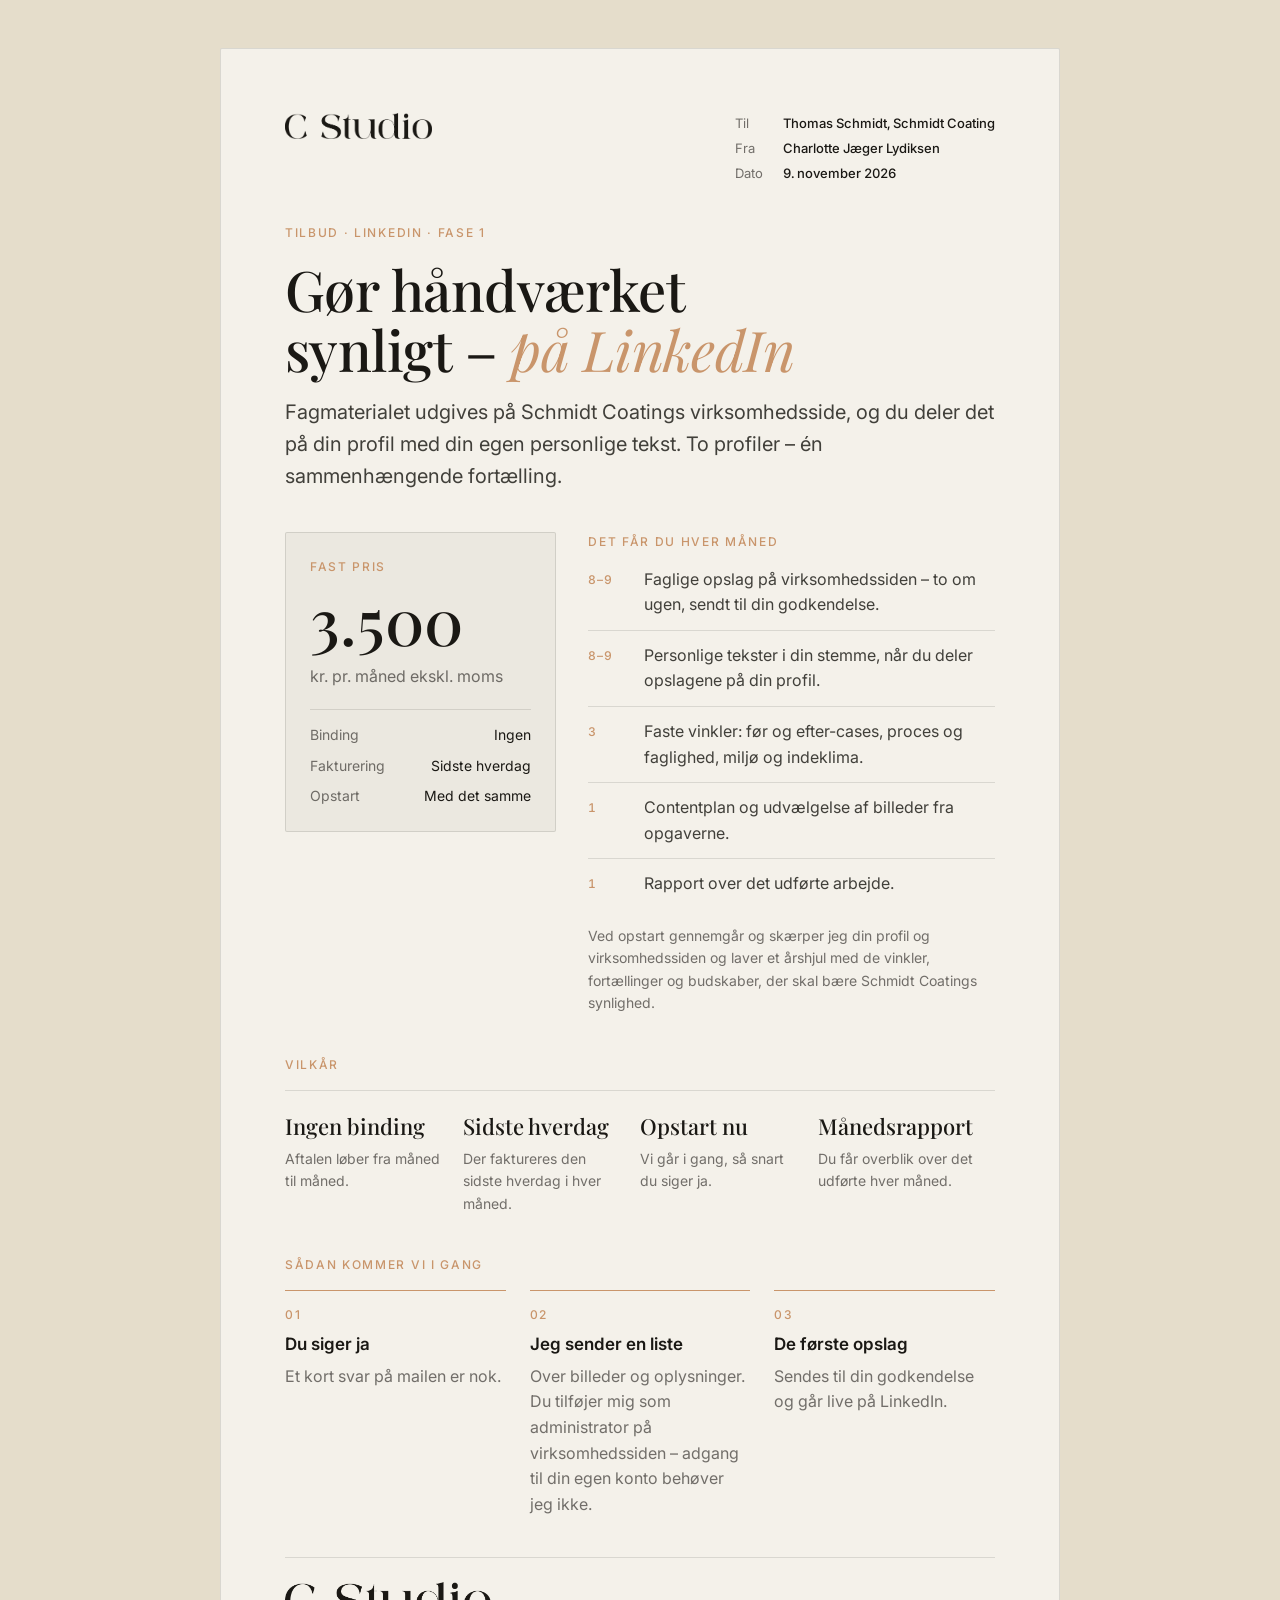
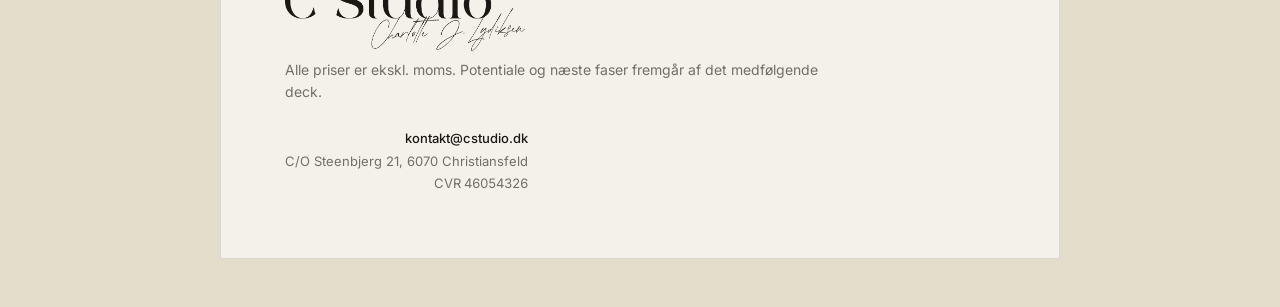
<file: index.html>
<!doctype html>
<html lang="da">
<head>
<meta charset="utf-8">
<meta name="viewport" content="width=device-width, initial-scale=1, viewport-fit=cover">
<meta name="robots" content="noindex">
<title>Schmidt Coating · Tilbud</title>
<link rel="preconnect" href="https://fonts.googleapis.com">
<link rel="preconnect" href="https://fonts.gstatic.com" crossorigin>
<link rel="stylesheet" href="https://fonts.googleapis.com/css2?family=Playfair+Display:ital,wght@0,500;1,400&family=Inter:wght@400;500;600&display=swap">
<link rel="stylesheet" href="assets/cstudio.css">
<style>
  /* Layout: ét A4-proportioneret ark på Sand; pris ved siden af indhold, vilkår, opstart, signatur */
  body {
    background: var(--bg-soft);
    padding-left: max(16px, env(safe-area-inset-left, 0px));
    padding-right: max(16px, env(safe-area-inset-right, 0px));
    padding-block: 48px;
  }
  .sheet {
    max-width: 840px; margin: 0 auto; background: var(--bg);
    border: 1px solid var(--line); border-radius: 2px;
    padding: clamp(28px, 6vw, 64px);
    display: flex; flex-direction: column; gap: 40px;
  }
  .head { display: flex; justify-content: space-between; align-items: flex-start; gap: 24px; flex-wrap: wrap; }
  .head .meta { display: grid; grid-template-columns: auto auto; gap: 4px 20px; font-size: 13px; }
  .head .meta span:nth-child(odd) { color: var(--ink-3); }
  .head .meta span:nth-child(even) { color: var(--ink-1); font-weight: 500; }
  .title { display: flex; flex-direction: column; gap: 16px; }
  .title h1 { font-size: clamp(38px, 6vw, 56px); }

  .main { display: grid; grid-template-columns: minmax(0, 1fr) minmax(0, 1.5fr); gap: 32px; }
  @media (max-width: 680px) { .main { grid-template-columns: 1fr; } }
  .price { background: var(--panel); border: 1px solid var(--line); border-radius: 2px; padding: 24px; display: flex; flex-direction: column; gap: 12px; align-self: start; }
  .price .n { font-family: var(--f-display); font-weight: 500; font-size: 64px; line-height: 1; color: var(--ink-1); }
  .price dl { margin: 8px 0 0; display: grid; grid-template-columns: 1fr auto; gap: 8px 12px; font-size: 14px; border-top: 1px solid var(--line); padding-top: 14px; }
  .price dt { color: var(--ink-3); }
  .price dd { margin: 0; text-align: right; color: var(--ink-1); }
  .col { display: flex; flex-direction: column; gap: 16px; min-width: 0; }

  .terms { display: grid; grid-template-columns: repeat(auto-fit, minmax(min(100%, 170px), 1fr)); border-top: 1px solid var(--line); }
  .terms div { padding: 18px 16px 0 0; display: flex; flex-direction: column; gap: 4px; min-width: 0; }
  .terms b { font-family: var(--f-display); font-weight: 500; font-size: 22px; color: var(--ink-1); }
  .terms span { font-size: 14px; color: var(--ink-3); }

  .steps { display: grid; grid-template-columns: repeat(auto-fit, minmax(min(100%, 210px), 1fr)); gap: 24px; }
  .steps div { border-top: 1px solid var(--terracotta); padding-top: 14px; display: flex; flex-direction: column; gap: 6px; min-width: 0; }
  .steps .k { font-size: 12px; font-weight: 500; letter-spacing: 0.14em; color: var(--accent); }

  .foot { display: flex; justify-content: space-between; align-items: flex-end; gap: 24px; flex-wrap: wrap; border-top: 1px solid var(--line); padding-top: 24px; }
  .foot .info { font-size: 13px; color: var(--ink-3); display: flex; flex-direction: column; gap: 2px; text-align: right; }
  @media (max-width: 680px) { .foot .info { text-align: left; } }
</style>
<style>html,body{margin:0}img{max-width:100%}*{box-sizing:border-box}</style>
</head>
<body>
<main class="sheet">
  <header class="head">
    <div>
      <img class="logo logo-on-light" src="assets/logo-wordmark-dark.png" alt="C Studio">
      <img class="logo logo-on-dark" src="assets/logo-wordmark-light.png" alt="C Studio">
    </div>
    <div class="meta num">
      <span>Til</span><span>Thomas Schmidt, Schmidt Coating</span>
      <span>Fra</span><span>Charlotte Jæger Lydiksen</span>
      <span>Dato</span><span>9. november 2026</span>
    </div>
  </header>

  <section class="title">
    <p class="eyebrow">Tilbud · LinkedIn · Fase 1</p>
    <h1>Gør håndværket synligt – <em>på LinkedIn</em></h1>
    <p class="lead">Fagmaterialet udgives på Schmidt Coatings virksomhedsside, og du deler det på din profil med din egen personlige tekst. To profiler – én sammenhængende fortælling.</p>
  </section>

  <section class="main">
    <div class="price">
      <p class="eyebrow">Fast pris</p>
      <span class="n num">3.500</span>
      <span class="muted">kr. pr. måned ekskl. moms</span>
      <dl>
        <dt>Binding</dt><dd>Ingen</dd>
        <dt>Fakturering</dt><dd>Sidste hverdag</dd>
        <dt>Opstart</dt><dd>Med det samme</dd>
      </dl>
    </div>
    <div class="col">
      <p class="eyebrow">Det får du hver måned</p>
      <ul class="list">
        <li><span class="k num">8–9</span><span>Faglige opslag på virksomhedssiden – to om ugen, sendt til din godkendelse.</span></li>
        <li><span class="k num">8–9</span><span>Personlige tekster i din stemme, når du deler opslagene på din profil.</span></li>
        <li><span class="k num">3</span><span>Faste vinkler: før og efter-cases, proces og faglighed, miljø og indeklima.</span></li>
        <li><span class="k num">1</span><span>Contentplan og udvælgelse af billeder fra opgaverne.</span></li>
        <li><span class="k num">1</span><span>Rapport over det udførte arbejde.</span></li>
      </ul>
      <p class="fine">Ved opstart gennemgår og skærper jeg din profil og virksomhedssiden og laver et årshjul med de vinkler, fortællinger og budskaber, der skal bære Schmidt Coatings synlighed.</p>
    </div>
  </section>

  <section class="col">
    <p class="eyebrow">Vilkår</p>
    <div class="terms">
      <div><b>Ingen binding</b><span>Aftalen løber fra måned til måned.</span></div>
      <div><b>Sidste hverdag</b><span>Der faktureres den sidste hverdag i hver måned.</span></div>
      <div><b>Opstart nu</b><span>Vi går i gang, så snart du siger ja.</span></div>
      <div><b>Månedsrapport</b><span>Du får overblik over det udførte hver måned.</span></div>
    </div>
  </section>

  <section class="col">
    <p class="eyebrow">Sådan kommer vi i gang</p>
    <div class="steps">
      <div><span class="k">01</span><h3>Du siger ja</h3><p class="muted">Et kort svar på mailen er nok.</p></div>
      <div><span class="k">02</span><h3>Jeg sender en liste</h3><p class="muted">Over billeder og oplysninger. Du tilføjer mig som administrator på virksomhedssiden – adgang til din egen konto behøver jeg ikke.</p></div>
      <div><span class="k">03</span><h3>De første opslag</h3><p class="muted">Sendes til din godkendelse og går live på LinkedIn.</p></div>
    </div>
  </section>

  <footer class="foot">
    <div class="col" style="gap:8px">
      <img class="signature logo-on-light" src="assets/logo-signature-dark.png" alt="C Studio · Charlotte J. Lydiksen" width="1762" height="505">
      <img class="signature logo-on-dark" src="assets/logo-signature-light.png" alt="C Studio · Charlotte J. Lydiksen" width="1762" height="505">
      <p class="fine">Alle priser er ekskl. moms. Potentiale og næste faser fremgår af det medfølgende deck.</p>
    </div>
    <div class="info">
      <span class="sel">kontakt@cstudio.dk</span>
      <span>C/O Steenbjerg 21, 6070 Christiansfeld</span>
      <span class="num">CVR 46054326</span>
    </div>
  </footer>
</main>
</body>
</html>
</file>
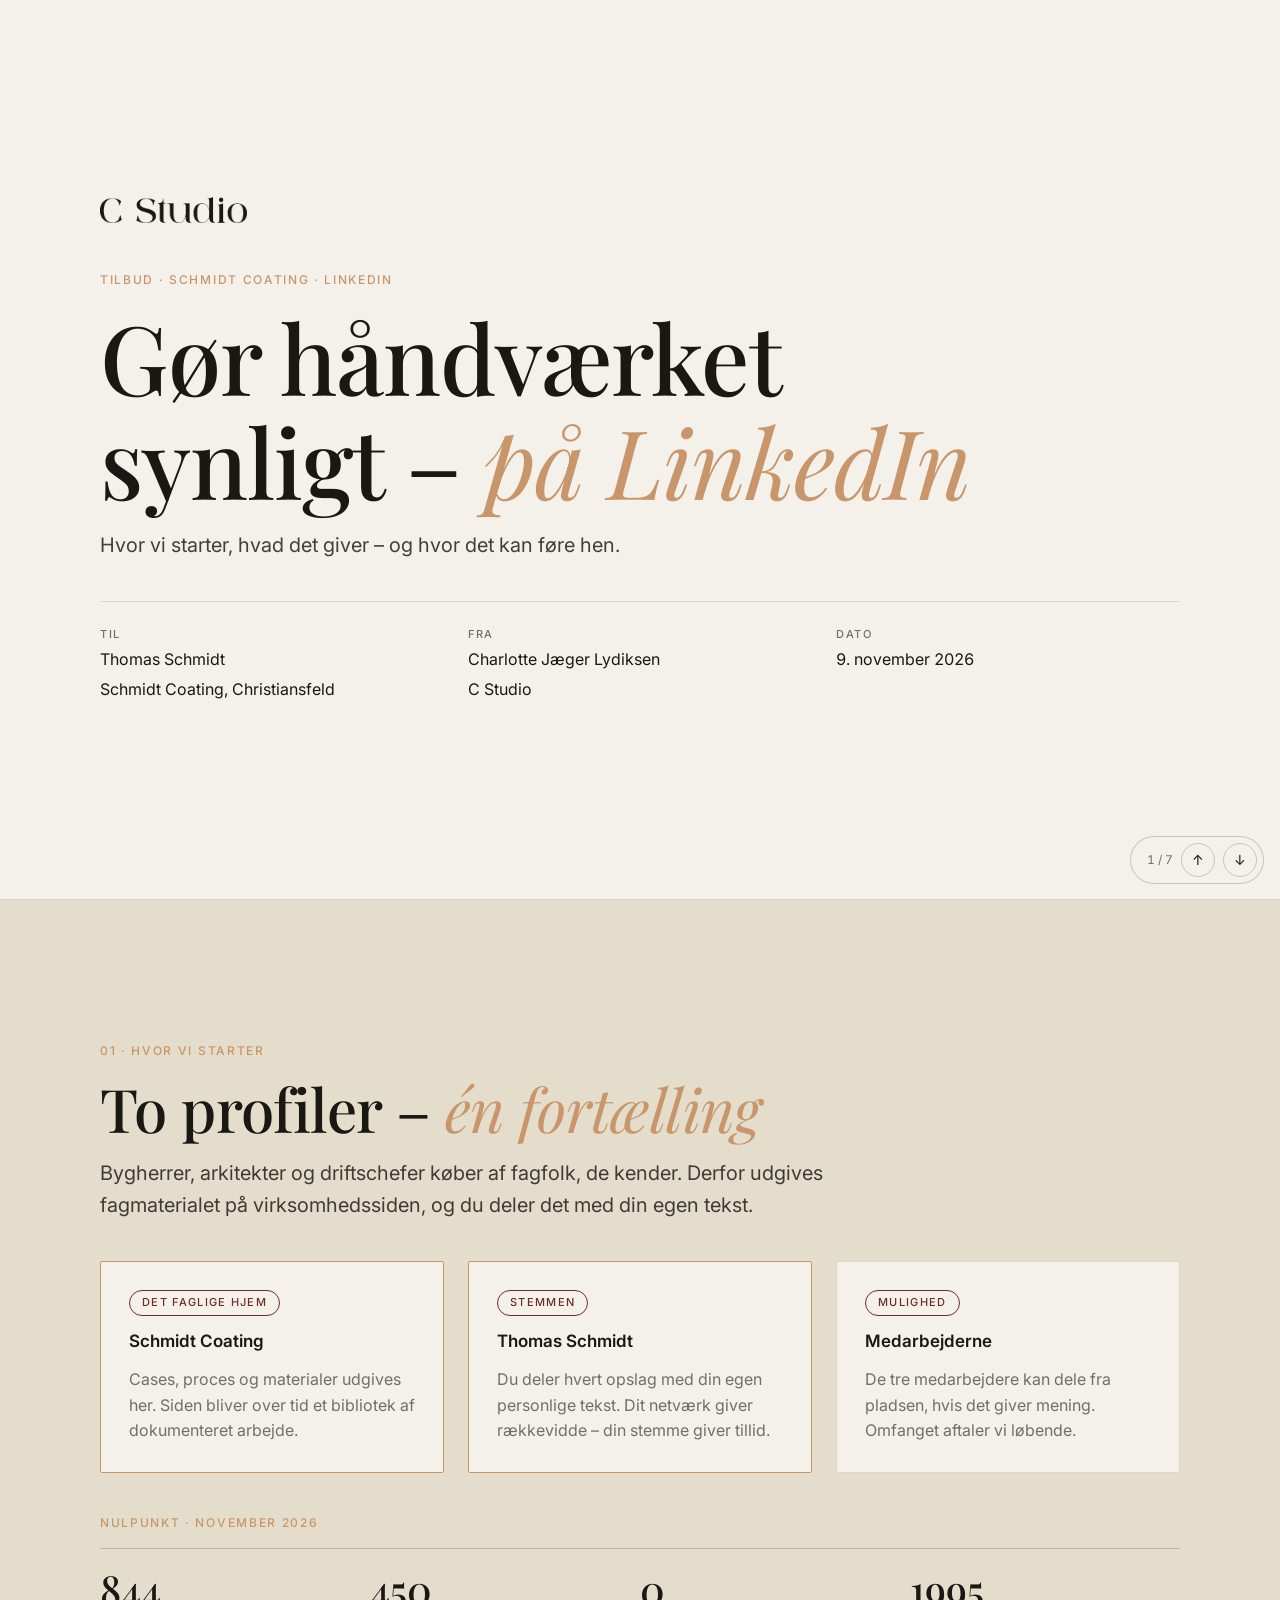
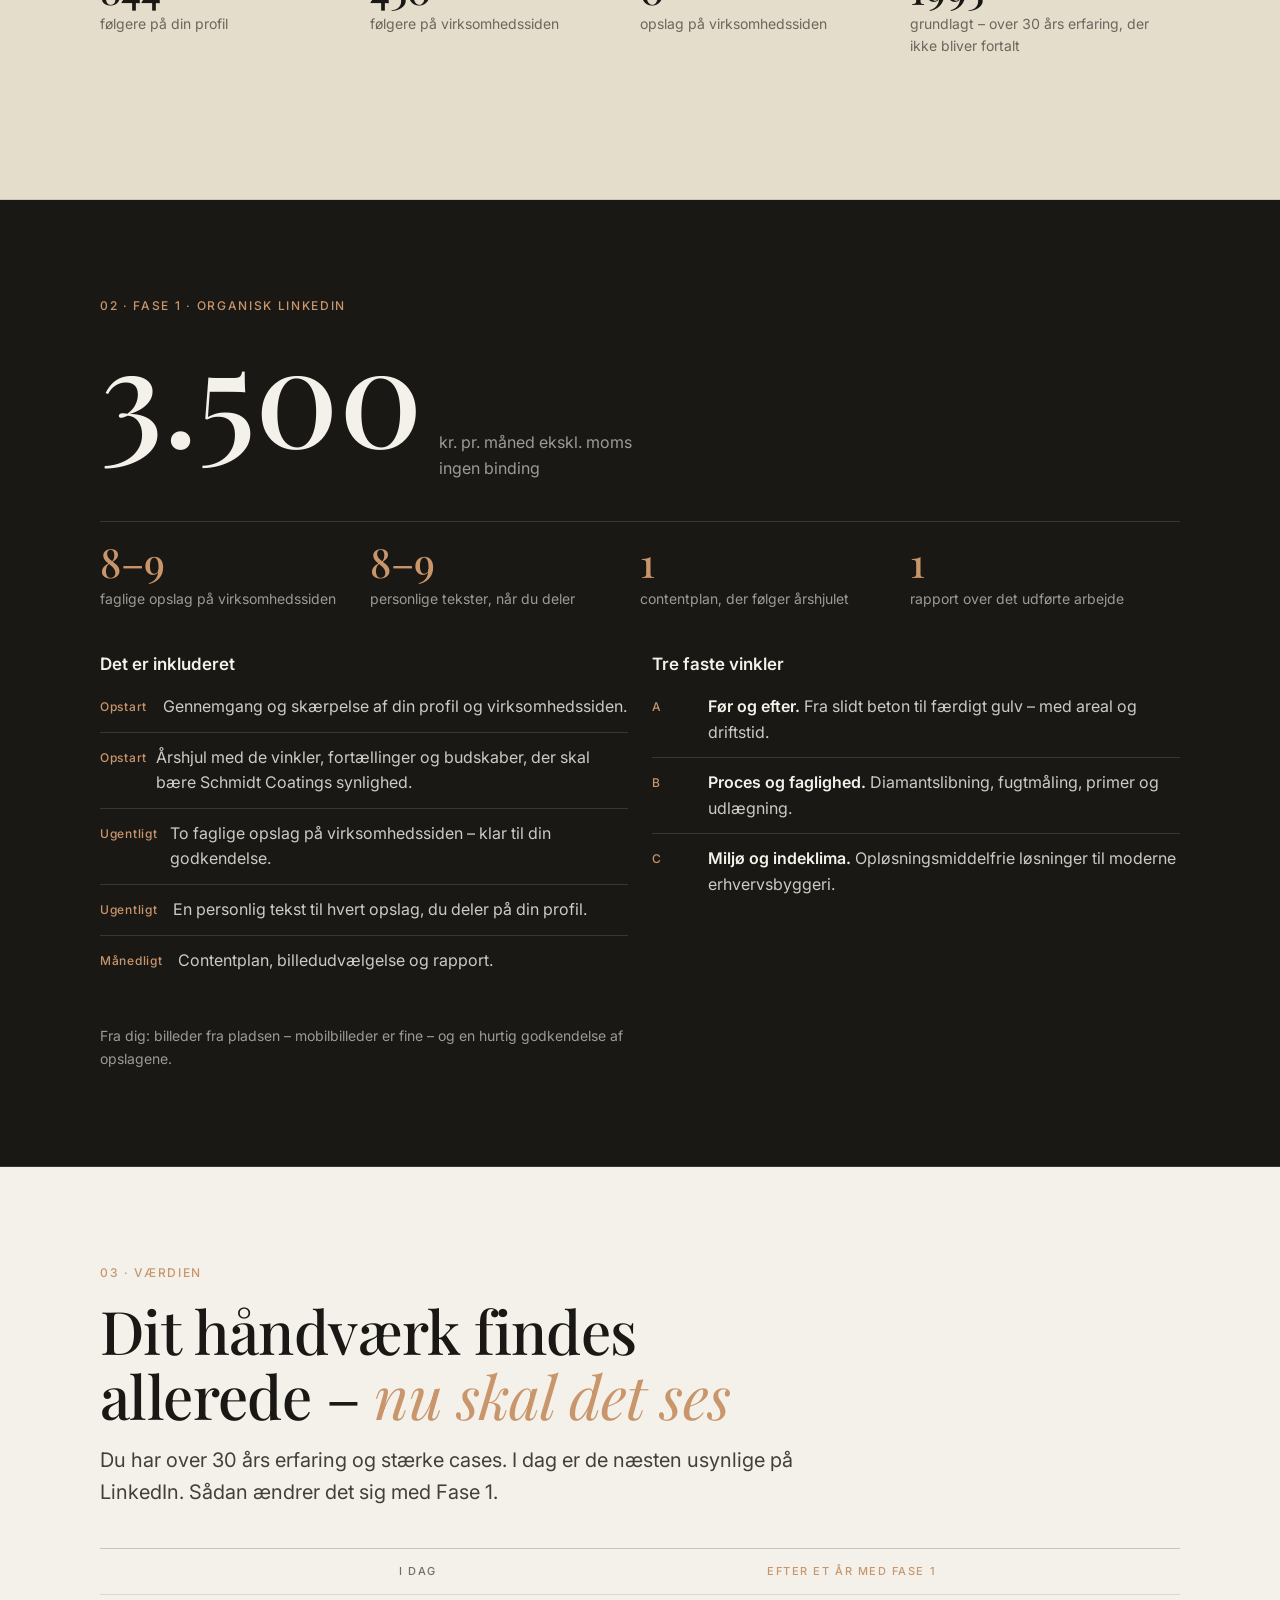
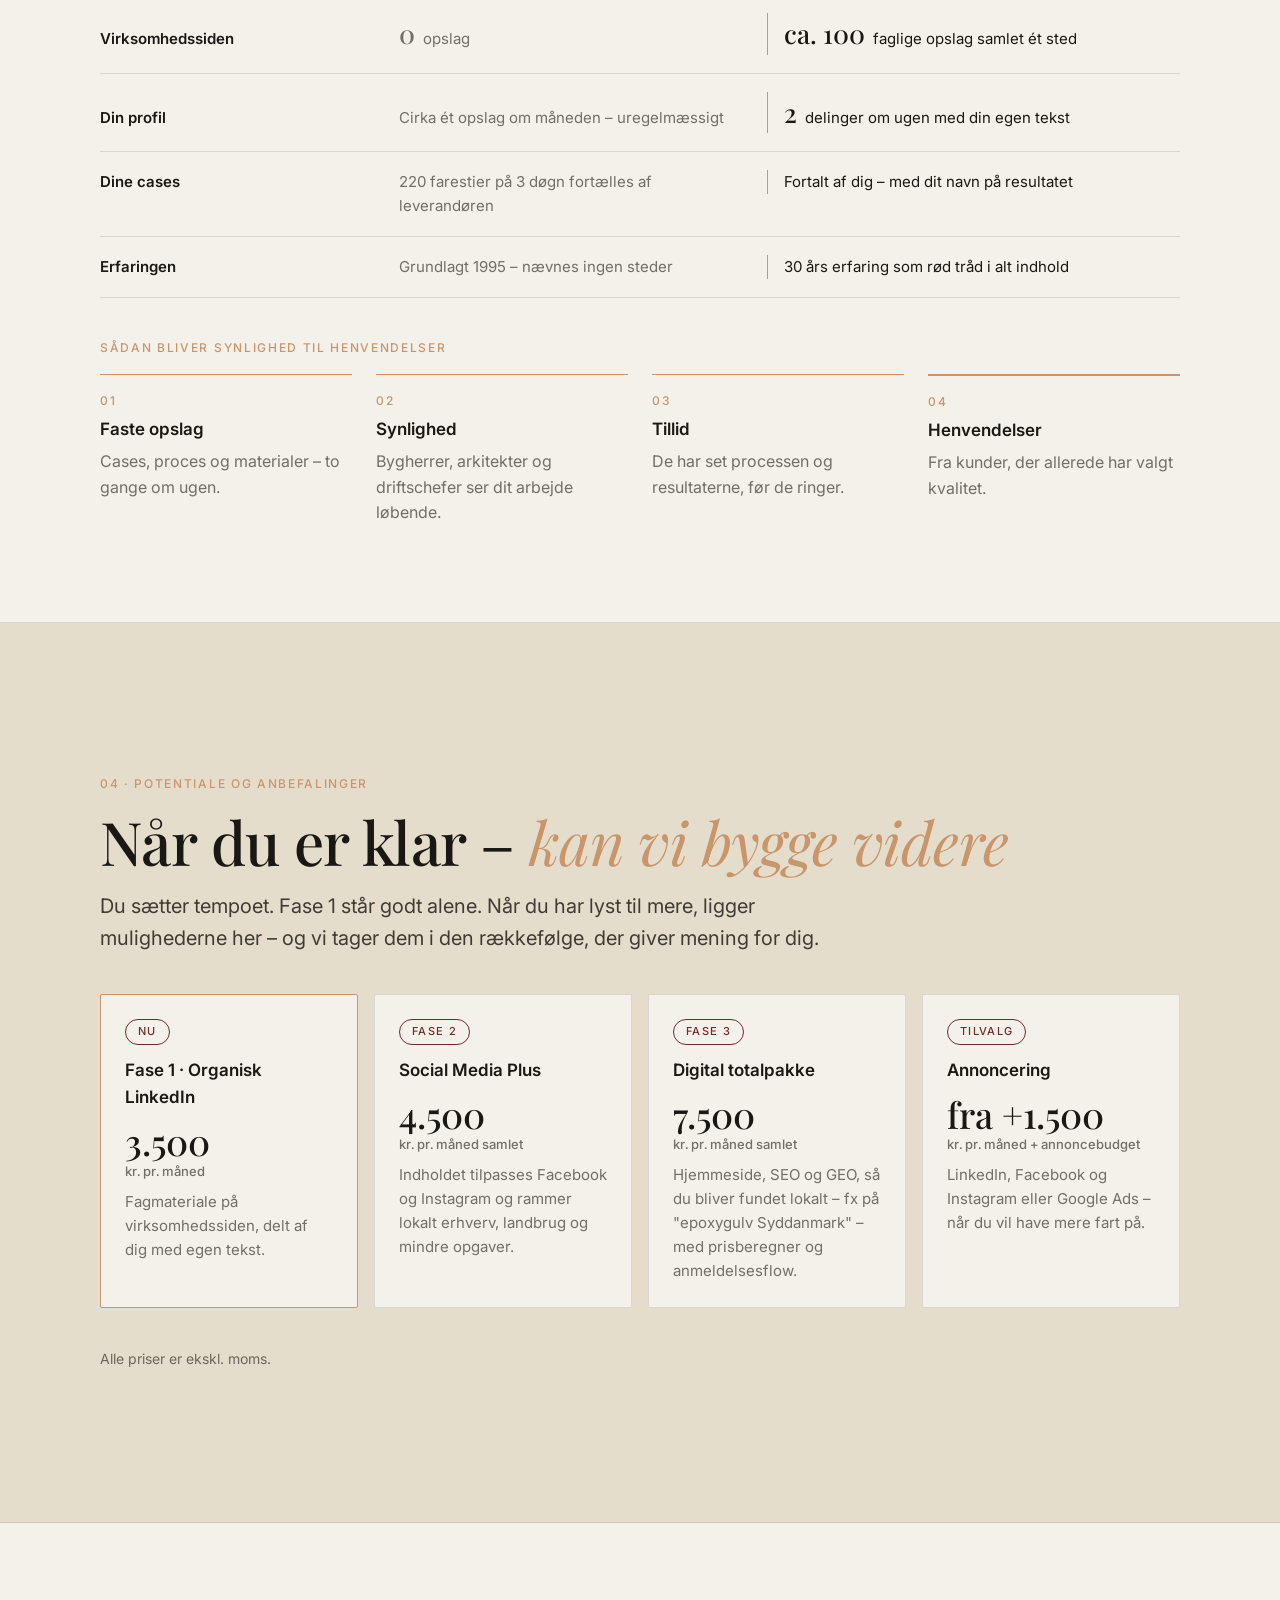
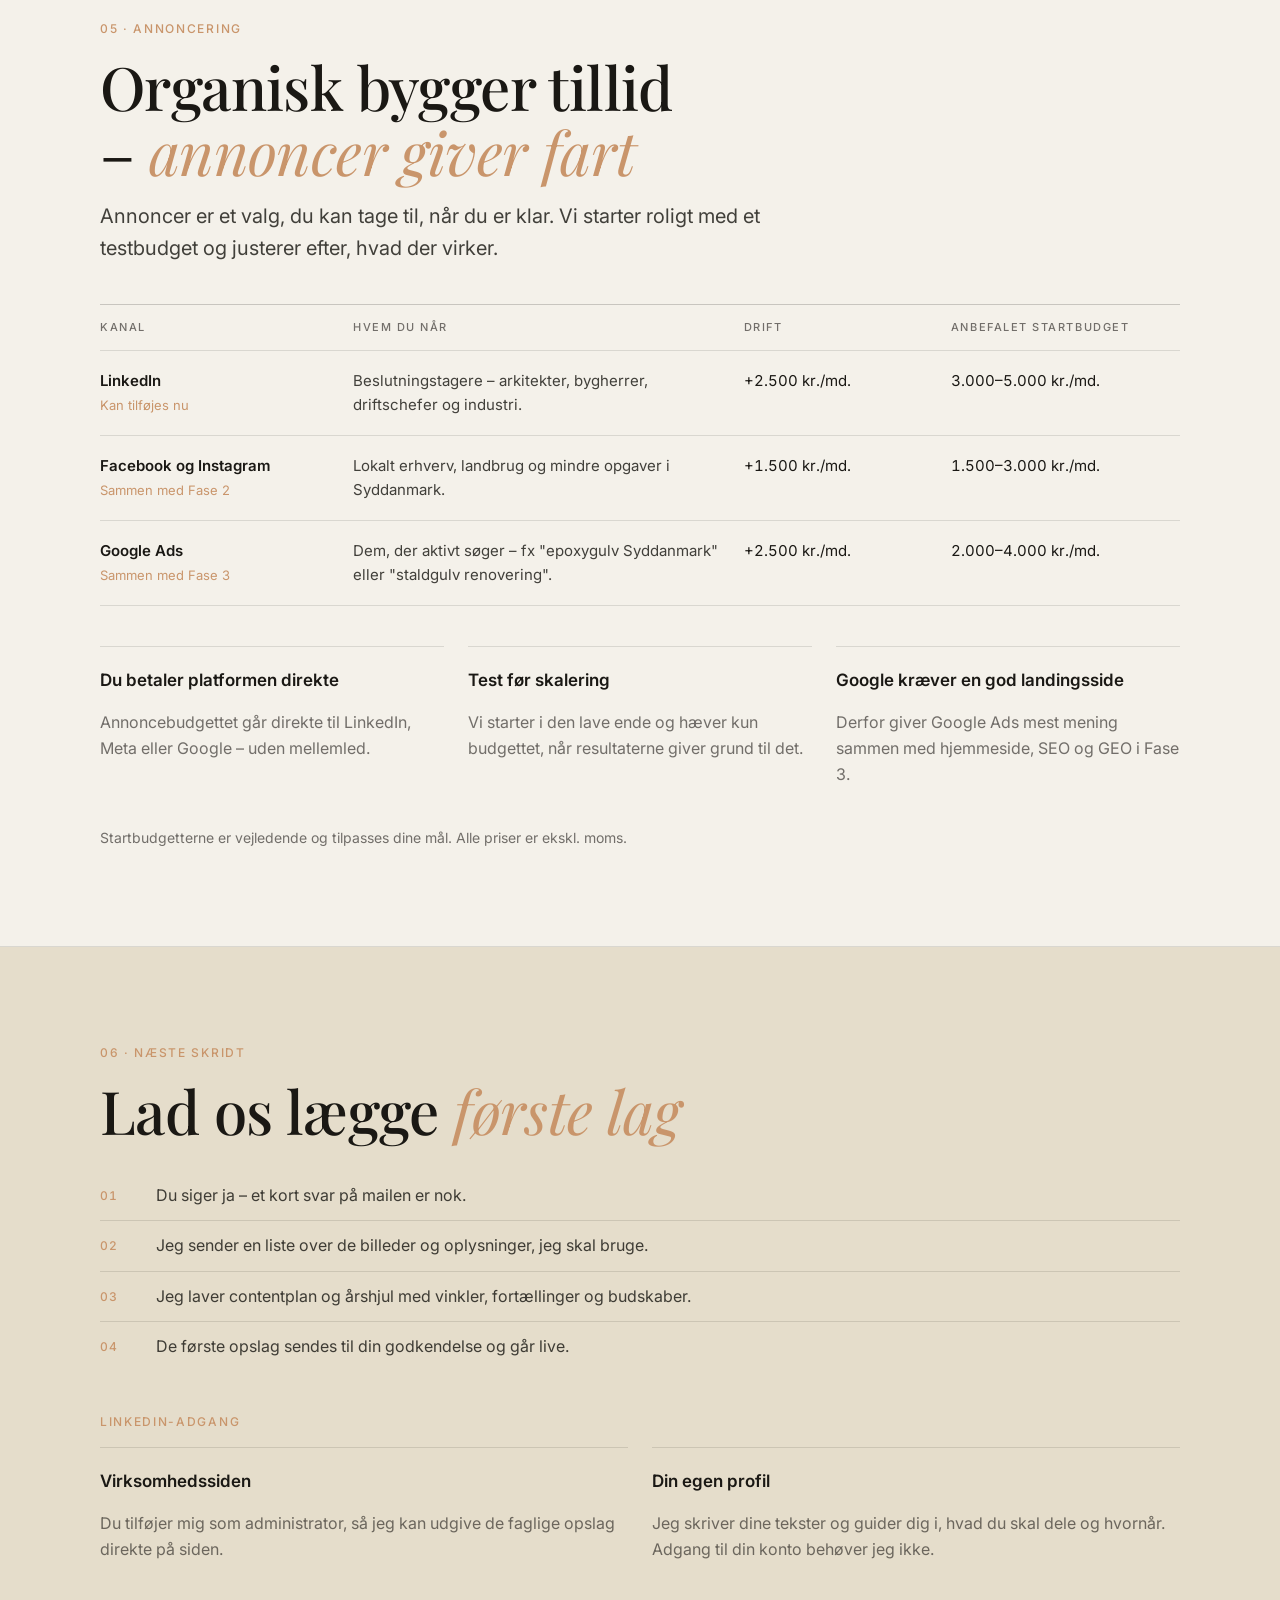
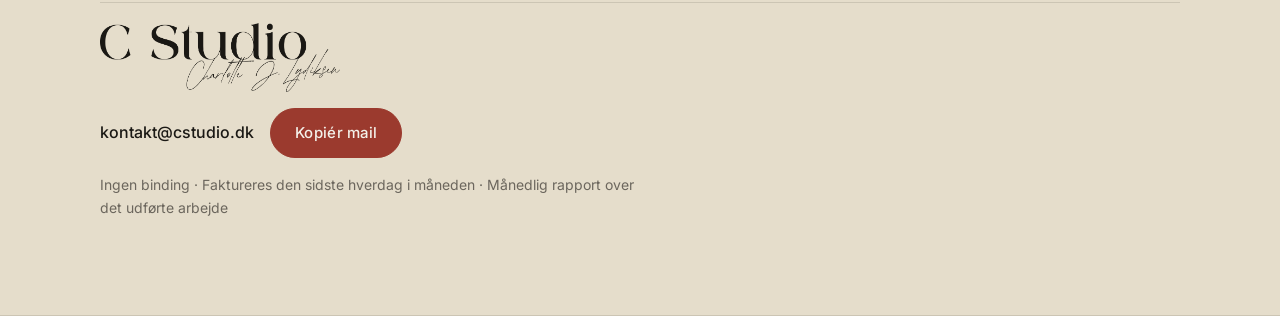
<file: deck.html>
<!doctype html>
<html lang="da">
<head>
<meta charset="utf-8">
<meta name="viewport" content="width=device-width, initial-scale=1, viewport-fit=cover">
<meta name="robots" content="noindex">
<title>Schmidt Coating · LinkedIn-deck</title>
<link rel="preconnect" href="https://fonts.googleapis.com">
<link rel="preconnect" href="https://fonts.gstatic.com" crossorigin>
<link rel="stylesheet" href="https://fonts.googleapis.com/css2?family=Playfair+Display:ital,wght@0,500;1,400&family=Inter:wght@400;500;600&display=swap">
<link rel="stylesheet" href="assets/cstudio.css">
<style>
  /* Layout: seks slides i scroll-snap; Papir og Sand skiftes, Blæk vender prisslidet om */
  html { scroll-snap-type: y proximity; scroll-behavior: smooth; }
  .slide {
    min-height: 100dvh; scroll-snap-align: start; display: flex; align-items: center;
    background: var(--bg); border-bottom: 1px solid var(--line);
    padding-left: max(16px, env(safe-area-inset-left, 0px));
    padding-right: max(16px, env(safe-area-inset-right, 0px));
  }
  .slide.soft { background: var(--bg-soft); }
  .slide.inverse {
    --bg: #1A1814; --ink-1: #F4F1EA; --ink-2: rgba(244,241,234,0.82); --ink-3: rgba(244,241,234,0.60);
    --line: rgba(244,241,234,0.14); --mark: #C9956B; --panel: rgba(244,241,234,0.05);
    background: var(--bg); color: var(--ink-2);
  }
  .inner { width: 100%; max-width: 1080px; margin: 0 auto; padding-block: 96px; display: flex; flex-direction: column; gap: 40px; }
  @media (max-width: 680px) { .inner { padding-block: 64px 104px; } }
  h1 { font-size: clamp(44px, 8vw, 96px); }
  h2 { font-size: clamp(34px, 5.2vw, 60px); }
  .stack { display: flex; flex-direction: column; gap: 16px; }
  .grid { display: grid; gap: 24px; }
  .g2 { grid-template-columns: repeat(auto-fit, minmax(min(100%, 420px), 1fr)); }
  .g3 { grid-template-columns: repeat(auto-fit, minmax(min(100%, 290px), 1fr)); }
  .grid > * { min-width: 0; }
  .rule { border-top: 1px solid var(--line); padding-top: 20px; }

  .cover-meta { display: grid; grid-template-columns: repeat(auto-fit, minmax(180px, 1fr)); gap: 24px; border-top: 1px solid var(--line); padding-top: 24px; }
  .cover-meta div { display: flex; flex-direction: column; gap: 4px; }
  .cover-meta small { font-size: 11px; font-weight: 500; letter-spacing: 0.14em; text-transform: uppercase; color: var(--ink-3); }
  .cover-meta span { color: var(--ink-1); }

  .card { background: var(--bg); border: 1px solid var(--line); border-radius: 2px; padding: 28px; display: flex; flex-direction: column; gap: 12px; }
  .card.main { border-color: var(--terracotta); }

  .zero { display: grid; grid-template-columns: repeat(auto-fit, minmax(min(100%, 200px), 1fr)); border-top: 1px solid var(--line-strong); }
  .zero div { padding: 20px 20px 0 0; display: flex; flex-direction: column; gap: 4px; min-width: 0; }
  .zero b { font-family: var(--f-display); font-weight: 500; font-size: 40px; line-height: 1; color: var(--ink-1); }
  .zero span { font-size: 14px; color: var(--ink-3); }

  .price { display: flex; align-items: baseline; gap: 16px; flex-wrap: wrap; }
  .price .n { font-family: var(--f-display); font-weight: 500; font-size: clamp(72px, 12vw, 136px); line-height: .9; color: var(--ink-1); }
  .month { display: grid; grid-template-columns: repeat(auto-fit, minmax(min(100%, 170px), 1fr)); border-top: 1px solid var(--line); }
  .month div { padding: 20px 20px 0 0; display: flex; flex-direction: column; gap: 6px; min-width: 0; }
  .month b { font-family: var(--f-display); font-weight: 500; font-size: 40px; line-height: 1; color: var(--accent); }
  .month span { font-size: 14px; color: var(--ink-3); }

  /* Værdi: i dag → efter et år */
  .compare { display: flex; flex-direction: column; border-top: 1px solid var(--line-strong); }
  .crow { display: grid; grid-template-columns: minmax(0, 0.8fr) minmax(0, 1fr) minmax(0, 1.2fr); gap: 24px; padding: 18px 0; border-bottom: 1px solid var(--line); align-items: baseline; }
  .crow > * { min-width: 0; }
  .chead { padding: 14px 0; }
  .chead span { font-size: 11px; font-weight: 500; letter-spacing: 0.14em; text-transform: uppercase; color: var(--ink-3); }
  .chead span:last-child { color: var(--accent); }
  .clabel { font-weight: 600; color: var(--ink-1); font-size: 15px; }
  .cnow { color: var(--ink-3); font-size: 15px; }
  .cnow b { font-family: var(--f-display); font-weight: 500; font-size: 26px; color: var(--ink-3); margin-right: 4px; }
  .cthen { color: var(--ink-1); font-size: 15px; padding-left: 16px; border-left: 1px solid var(--terracotta); }
  .cthen b { font-family: var(--f-display); font-weight: 500; font-size: 26px; color: var(--ink-1); margin-right: 4px; }
  @media (max-width: 680px) {
    .crow { grid-template-columns: 1fr; gap: 6px; }
    .chead { display: none; }
    .cnow::before { content: "I dag: "; font-weight: 500; }
    .cthen { margin-top: 4px; }
  }

  .chain { list-style: none; margin: 0; padding: 0; display: grid; grid-template-columns: repeat(auto-fit, minmax(min(100%, 210px), 1fr)); gap: 24px; }
  .chain li { border-top: 1px solid var(--terracotta); padding-top: 16px; display: flex; flex-direction: column; gap: 6px; min-width: 0; }
  .chain .k { font-size: 12px; font-weight: 500; letter-spacing: 0.14em; color: var(--accent); }
  .chain li:last-child { border-top-width: 2px; }

  .phases { display: grid; grid-template-columns: repeat(auto-fit, minmax(min(100%, 230px), 1fr)); gap: 16px; }
  .phase { background: var(--bg); border: 1px solid var(--line); border-radius: 2px; padding: 24px; display: flex; flex-direction: column; gap: 12px; min-width: 0; }
  .phase.now { border-color: var(--terracotta); }
  .phase .pp { font-family: var(--f-display); font-weight: 500; font-size: 36px; line-height: 1; color: var(--ink-1); }
  .phase .pp small { display: block; font-family: var(--f-body); font-size: 13px; color: var(--ink-3); margin-top: 6px; }
  .phase p { font-size: 15px; color: var(--ink-3); }

  /* Annoncering: kanal-tabel */
  .ads { display: flex; flex-direction: column; border-top: 1px solid var(--line-strong); }
  .arow { display: grid; grid-template-columns: minmax(0, 1fr) minmax(0, 1.6fr) minmax(0, 0.8fr) minmax(0, 1fr); gap: 24px; padding: 18px 0; border-bottom: 1px solid var(--line); align-items: baseline; font-size: 15px; }
  .arow > * { min-width: 0; }
  .ahead { padding: 14px 0; }
  .ahead span { font-size: 11px; font-weight: 500; letter-spacing: 0.14em; text-transform: uppercase; color: var(--ink-3); }
  .aname { font-weight: 600; color: var(--ink-1); display: flex; flex-direction: column; gap: 2px; }
  .aname small { font-weight: 400; font-size: 13px; color: var(--accent); }
  .anum { color: var(--ink-1); white-space: nowrap; }
  .alab { display: none; }
  @media (max-width: 760px) {
    .arow { grid-template-columns: 1fr 1fr; gap: 8px 16px; }
    .arow > :nth-child(1), .arow > :nth-child(2) { grid-column: 1 / -1; }
    .ahead { display: none; }
    .alab { display: block; font-size: 11px; font-weight: 500; letter-spacing: 0.14em; text-transform: uppercase; color: var(--ink-3); }
    .anum { white-space: normal; }
  }

  .contact { display: flex; flex-wrap: wrap; align-items: center; gap: 16px; }

  .nav {
    position: fixed; z-index: 20;
    right: max(16px, calc(env(safe-area-inset-right, 0px) + 16px));
    bottom: calc(env(safe-area-inset-bottom, 0px) + 16px);
    display: flex; align-items: center; gap: 8px;
    background: var(--bg); border: 1px solid var(--line-strong); border-radius: 999px;
    padding: 6px 6px 6px 16px; font-size: 12px; color: var(--ink-3);
  }
  .nav button {
    width: 34px; height: 34px; border-radius: 999px; border: 1px solid var(--line-strong);
    background: transparent; color: var(--ink-1); cursor: pointer; font: inherit; font-size: 14px;
    transition: border-color 260ms var(--ease);
  }
  .nav button:hover { border-color: var(--terracotta); }
  .nav button:focus-visible { outline: 2px solid var(--terracotta); outline-offset: 2px; }
  .inverse .logo-on-light { display: none; }
  .inverse .logo-on-dark { display: block; }
</style>
<style>html,body{margin:0}img{max-width:100%}*{box-sizing:border-box}</style>
</head>
<body>
<section class="slide" id="forside">
  <div class="inner">
    <div>
      <img class="logo logo-on-light" src="assets/logo-wordmark-dark.png" alt="C Studio">
      <img class="logo logo-on-dark" src="assets/logo-wordmark-light.png" alt="C Studio">
    </div>
    <div class="stack">
      <p class="eyebrow">Tilbud · Schmidt Coating · LinkedIn</p>
      <h1>Gør håndværket synligt – <em>på LinkedIn</em></h1>
      <p class="lead">Hvor vi starter, hvad det giver – og hvor det kan føre hen.</p>
    </div>
    <div class="cover-meta">
      <div><small>Til</small><span>Thomas Schmidt</span><span class="muted">Schmidt Coating, Christiansfeld</span></div>
      <div><small>Fra</small><span>Charlotte Jæger Lydiksen</span><span class="muted">C Studio</span></div>
      <div><small>Dato</small><span class="num">9. november 2026</span></div>
    </div>
  </div>
</section>

<section class="slide soft" id="udgangspunkt">
  <div class="inner">
    <div class="stack">
      <p class="eyebrow">01 · Hvor vi starter</p>
      <h2>To profiler – <em>én fortælling</em></h2>
      <p class="lead">Bygherrer, arkitekter og driftschefer køber af fagfolk, de kender. Derfor udgives fagmaterialet på virksomhedssiden, og du deler det med din egen tekst.</p>
    </div>
    <div class="grid g3">
      <article class="card main">
        <span class="tag">Det faglige hjem</span>
        <h3>Schmidt Coating</h3>
        <p class="muted">Cases, proces og materialer udgives her. Siden bliver over tid et bibliotek af dokumenteret arbejde.</p>
      </article>
      <article class="card main">
        <span class="tag">Stemmen</span>
        <h3>Thomas Schmidt</h3>
        <p class="muted">Du deler hvert opslag med din egen personlige tekst. Dit netværk giver rækkevidde – din stemme giver tillid.</p>
      </article>
      <article class="card">
        <span class="tag">Mulighed</span>
        <h3>Medarbejderne</h3>
        <p class="muted">De tre medarbejdere kan dele fra pladsen, hvis det giver mening. Omfanget aftaler vi løbende.</p>
      </article>
    </div>
    <div class="stack">
      <p class="eyebrow">Nulpunkt · november 2026</p>
      <div class="zero num">
        <div><b>844</b><span>følgere på din profil</span></div>
        <div><b>450</b><span>følgere på virksomhedssiden</span></div>
        <div><b>0</b><span>opslag på virksomhedssiden</span></div>
        <div><b>1995</b><span>grundlagt – over 30 års erfaring, der ikke bliver fortalt</span></div>
      </div>
    </div>
  </div>
</section>

<section class="slide inverse" id="fase-1">
  <div class="inner">
    <div class="stack">
      <p class="eyebrow">02 · Fase 1 · Organisk LinkedIn</p>
      <div class="price"><span class="n num">3.500</span><span class="muted">kr. pr. måned ekskl. moms<br>ingen binding</span></div>
    </div>
    <div class="month num">
      <div><b>8–9</b><span>faglige opslag på virksomhedssiden</span></div>
      <div><b>8–9</b><span>personlige tekster, når du deler</span></div>
      <div><b>1</b><span>contentplan, der følger årshjulet</span></div>
      <div><b>1</b><span>rapport over det udførte arbejde</span></div>
    </div>
    <div class="grid g2">
      <div class="stack">
        <h3>Det er inkluderet</h3>
        <ul class="list">
          <li><span class="k">Opstart</span><span>Gennemgang og skærpelse af din profil og virksomhedssiden.</span></li>
          <li><span class="k">Opstart</span><span>Årshjul med de vinkler, fortællinger og budskaber, der skal bære Schmidt Coatings synlighed.</span></li>
          <li><span class="k">Ugentligt</span><span>To faglige opslag på virksomhedssiden – klar til din godkendelse.</span></li>
          <li><span class="k">Ugentligt</span><span>En personlig tekst til hvert opslag, du deler på din profil.</span></li>
          <li><span class="k">Månedligt</span><span>Contentplan, billedudvælgelse og rapport.</span></li>
        </ul>
      </div>
      <div class="stack">
        <h3>Tre faste vinkler</h3>
        <ul class="list">
          <li><span class="k">A</span><span><strong>Før og efter.</strong> Fra slidt beton til færdigt gulv – med areal og driftstid.</span></li>
          <li><span class="k">B</span><span><strong>Proces og faglighed.</strong> Diamantslibning, fugtmåling, primer og udlægning.</span></li>
          <li><span class="k">C</span><span><strong>Miljø og indeklima.</strong> Opløsningsmiddelfrie løsninger til moderne erhvervsbyggeri.</span></li>
        </ul>
      </div>
    </div>
    <p class="fine">Fra dig: billeder fra pladsen – mobilbilleder er fine – og en hurtig godkendelse af opslagene.</p>
  </div>
</section>

<section class="slide" id="vaerdi">
  <div class="inner">
    <div class="stack">
      <p class="eyebrow">03 · Værdien</p>
      <h2>Dit håndværk findes allerede – <em>nu skal det ses</em></h2>
      <p class="lead">Du har over 30 års erfaring og stærke cases. I dag er de næsten usynlige på LinkedIn. Sådan ændrer det sig med Fase 1.</p>
    </div>

    <div class="compare" role="table" aria-label="I dag og efter et år med Fase 1">
      <div class="crow chead" role="row">
        <span role="columnheader"></span>
        <span role="columnheader">I dag</span>
        <span role="columnheader">Efter et år med Fase 1</span>
      </div>
      <div class="crow" role="row">
        <span class="clabel" role="cell">Virksomhedssiden</span>
        <span class="cnow" role="cell"><b class="num">0</b> opslag</span>
        <span class="cthen" role="cell"><b class="num">ca. 100</b> faglige opslag samlet ét sted</span>
      </div>
      <div class="crow" role="row">
        <span class="clabel" role="cell">Din profil</span>
        <span class="cnow" role="cell">Cirka ét opslag om måneden – uregelmæssigt</span>
        <span class="cthen" role="cell"><b class="num">2</b> delinger om ugen med din egen tekst</span>
      </div>
      <div class="crow" role="row">
        <span class="clabel" role="cell">Dine cases</span>
        <span class="cnow" role="cell">220 farestier på 3 døgn fortælles af leverandøren</span>
        <span class="cthen" role="cell">Fortalt af dig – med dit navn på resultatet</span>
      </div>
      <div class="crow" role="row">
        <span class="clabel" role="cell">Erfaringen</span>
        <span class="cnow" role="cell">Grundlagt 1995 – nævnes ingen steder</span>
        <span class="cthen" role="cell">30 års erfaring som rød tråd i alt indhold</span>
      </div>
    </div>

    <div class="stack">
      <p class="eyebrow">Sådan bliver synlighed til henvendelser</p>
      <ol class="chain">
        <li><span class="k">01</span><h3>Faste opslag</h3><p class="muted">Cases, proces og materialer – to gange om ugen.</p></li>
        <li><span class="k">02</span><h3>Synlighed</h3><p class="muted">Bygherrer, arkitekter og driftschefer ser dit arbejde løbende.</p></li>
        <li><span class="k">03</span><h3>Tillid</h3><p class="muted">De har set processen og resultaterne, før de ringer.</p></li>
        <li><span class="k">04</span><h3>Henvendelser</h3><p class="muted">Fra kunder, der allerede har valgt kvalitet.</p></li>
      </ol>
    </div>
  </div>
</section>

<section class="slide soft" id="anbefalinger">
  <div class="inner">
    <div class="stack">
      <p class="eyebrow">04 · Potentiale og anbefalinger</p>
      <h2>Når du er klar – <em>kan vi bygge videre</em></h2>
      <p class="lead">Du sætter tempoet. Fase 1 står godt alene. Når du har lyst til mere, ligger mulighederne her – og vi tager dem i den rækkefølge, der giver mening for dig.</p>
    </div>
    <div class="phases">
      <div class="phase now">
        <span class="tag">Nu</span>
        <h3>Fase 1 · Organisk LinkedIn</h3>
        <div class="pp num">3.500<small>kr. pr. måned</small></div>
        <p>Fagmateriale på virksomhedssiden, delt af dig med egen tekst.</p>
      </div>
      <div class="phase">
        <span class="tag">Fase 2</span>
        <h3>Social Media Plus</h3>
        <div class="pp num">4.500<small>kr. pr. måned samlet</small></div>
        <p>Indholdet tilpasses Facebook og Instagram og rammer lokalt erhverv, landbrug og mindre opgaver.</p>
      </div>
      <div class="phase">
        <span class="tag">Fase 3</span>
        <h3>Digital totalpakke</h3>
        <div class="pp num">7.500<small>kr. pr. måned samlet</small></div>
        <p>Hjemmeside, SEO og GEO, så du bliver fundet lokalt – fx på "epoxygulv Syddanmark" – med prisberegner og anmeldelsesflow.</p>
      </div>
      <div class="phase">
        <span class="tag">Tilvalg</span>
        <h3>Annoncering</h3>
        <div class="pp num">fra +1.500<small>kr. pr. måned + annoncebudget</small></div>
        <p>LinkedIn, Facebook og Instagram eller Google Ads – når du vil have mere fart på.</p>
      </div>
    </div>
    <p class="fine">Alle priser er ekskl. moms.</p>
  </div>
</section>

<section class="slide" id="annoncering">
  <div class="inner">
    <div class="stack">
      <p class="eyebrow">05 · Annoncering</p>
      <h2>Organisk bygger tillid – <em>annoncer giver fart</em></h2>
      <p class="lead">Annoncer er et valg, du kan tage til, når du er klar. Vi starter roligt med et testbudget og justerer efter, hvad der virker.</p>
    </div>
    <div class="ads" role="table" aria-label="Annoncekanaler">
      <div class="arow ahead" role="row">
        <span role="columnheader">Kanal</span>
        <span role="columnheader">Hvem du når</span>
        <span role="columnheader">Drift</span>
        <span role="columnheader">Anbefalet startbudget</span>
      </div>
      <div class="arow" role="row">
        <span class="aname" role="cell">LinkedIn<small>Kan tilføjes nu</small></span>
        <span role="cell">Beslutningstagere – arkitekter, bygherrer, driftschefer og industri.</span>
        <span class="anum num" role="cell"><span class="alab">Drift</span>+2.500 kr./md.</span>
        <span class="anum num" role="cell"><span class="alab">Startbudget</span>3.000–5.000 kr./md.</span>
      </div>
      <div class="arow" role="row">
        <span class="aname" role="cell">Facebook og Instagram<small>Sammen med Fase 2</small></span>
        <span role="cell">Lokalt erhverv, landbrug og mindre opgaver i Syddanmark.</span>
        <span class="anum num" role="cell"><span class="alab">Drift</span>+1.500 kr./md.</span>
        <span class="anum num" role="cell"><span class="alab">Startbudget</span>1.500–3.000 kr./md.</span>
      </div>
      <div class="arow" role="row">
        <span class="aname" role="cell">Google Ads<small>Sammen med Fase 3</small></span>
        <span role="cell">Dem, der aktivt søger – fx "epoxygulv Syddanmark" eller "staldgulv renovering".</span>
        <span class="anum num" role="cell"><span class="alab">Drift</span>+2.500 kr./md.</span>
        <span class="anum num" role="cell"><span class="alab">Startbudget</span>2.000–4.000 kr./md.</span>
      </div>
    </div>
    <div class="grid g3">
      <div class="stack rule"><h3>Du betaler platformen direkte</h3><p class="muted">Annoncebudgettet går direkte til LinkedIn, Meta eller Google – uden mellemled.</p></div>
      <div class="stack rule"><h3>Test før skalering</h3><p class="muted">Vi starter i den lave ende og hæver kun budgettet, når resultaterne giver grund til det.</p></div>
      <div class="stack rule"><h3>Google kræver en god landingsside</h3><p class="muted">Derfor giver Google Ads mest mening sammen med hjemmeside, SEO og GEO i Fase 3.</p></div>
    </div>
    <p class="fine">Startbudgetterne er vejledende og tilpasses dine mål. Alle priser er ekskl. moms.</p>
  </div>
</section>

<section class="slide soft" id="naeste-skridt">
  <div class="inner">
    <div class="stack">
      <p class="eyebrow">06 · Næste skridt</p>
      <h2>Lad os lægge <em>første lag</em></h2>
    </div>
    <ul class="list">
      <li><span class="k">01</span><span>Du siger ja – et kort svar på mailen er nok.</span></li>
      <li><span class="k">02</span><span>Jeg sender en liste over de billeder og oplysninger, jeg skal bruge.</span></li>
      <li><span class="k">03</span><span>Jeg laver contentplan og årshjul med vinkler, fortællinger og budskaber.</span></li>
      <li><span class="k">04</span><span>De første opslag sendes til din godkendelse og går live.</span></li>
    </ul>
    <div class="stack">
      <p class="eyebrow">LinkedIn-adgang</p>
      <div class="grid g2">
        <div class="stack rule"><h3>Virksomhedssiden</h3><p class="muted">Du tilføjer mig som administrator, så jeg kan udgive de faglige opslag direkte på siden.</p></div>
        <div class="stack rule"><h3>Din egen profil</h3><p class="muted">Jeg skriver dine tekster og guider dig i, hvad du skal dele og hvornår. Adgang til din konto behøver jeg ikke.</p></div>
      </div>
    </div>
    <div class="stack rule">
      <img class="signature logo-on-light" src="assets/logo-signature-dark.png" alt="C Studio · Charlotte J. Lydiksen" width="1762" height="505">
      <img class="signature logo-on-dark" src="assets/logo-signature-light.png" alt="C Studio · Charlotte J. Lydiksen" width="1762" height="505">
      <div class="contact">
        <span class="sel" id="mail">kontakt@cstudio.dk</span>
        <button class="btn" id="copy" type="button">Kopiér mail</button>
      </div>
      <p class="fine">Ingen binding · Faktureres den sidste hverdag i måneden · Månedlig rapport over det udførte arbejde</p>
    </div>
  </div>
</section>

<nav class="nav" aria-label="Slides">
  <span id="count" class="num">1 / 7</span>
  <button id="prev" type="button" aria-label="Forrige slide">↑</button>
  <button id="next" type="button" aria-label="Næste slide">↓</button>
</nav>

<script>
(function () {
  var slides = Array.prototype.slice.call(document.querySelectorAll('.slide'));
  var count = document.getElementById('count');
  var cur = 0;
  function go(i) { cur = Math.max(0, Math.min(slides.length - 1, i)); slides[cur].scrollIntoView({ block: 'start' }); }
  var io = new IntersectionObserver(function (es) {
    es.forEach(function (e) { if (e.isIntersecting) { cur = slides.indexOf(e.target); count.textContent = (cur + 1) + ' / ' + slides.length; } });
  }, { threshold: 0.55 });
  slides.forEach(function (s) { io.observe(s); });
  document.getElementById('prev').onclick = function () { go(cur - 1); };
  document.getElementById('next').onclick = function () { go(cur + 1); };
  document.addEventListener('keydown', function (e) {
    if (['ArrowDown', 'PageDown', 'ArrowRight'].indexOf(e.key) > -1) { e.preventDefault(); go(cur + 1); }
    if (['ArrowUp', 'PageUp', 'ArrowLeft'].indexOf(e.key) > -1) { e.preventDefault(); go(cur - 1); }
  });
  var btn = document.getElementById('copy');
  btn.onclick = function () {
    var el = document.getElementById('mail');
    function sel() { var r = document.createRange(); r.selectNodeContents(el); var s = getSelection(); s.removeAllRanges(); s.addRange(r); }
    function done() { btn.textContent = 'Kopieret'; setTimeout(function () { btn.textContent = 'Kopiér mail'; }, 1800); }
    try { navigator.clipboard.writeText(el.textContent).then(done, sel); } catch (e) { sel(); }
  };
})();
</script>
</body>
</html>
</file>
<file: assets/cstudio.css>
/* C Studio – fælles stylesheet til tilbudsmateriale
   Seks farver, to skrifter (Playfair Display + Inter), pill-knapper, næsten kvadratiske flader. */

:root {
  --papir: #F4F1EA;
  --sand: #E5DDCB;
  --terracotta: #C9956B;
  --blaek: #1A1814;
  --editorial: #6E2C2C;
  --action: #9B3A2E;
  --action-hover: #85301F;

  --bg: var(--papir);
  --bg-soft: var(--sand);
  --ink-1: #1A1814;
  --ink-2: rgba(26, 24, 20, 0.82);
  --ink-3: rgba(26, 24, 20, 0.60);
  --line: rgba(26, 24, 20, 0.12);
  --line-strong: rgba(26, 24, 20, 0.20);
  --accent: var(--terracotta);
  --mark: var(--editorial);
  --panel: rgba(26, 24, 20, 0.04);

  --f-display: "Playfair Display", Georgia, "Times New Roman", serif;
  --f-body: "Inter", "Helvetica Neue", Arial, sans-serif;
  --ease: cubic-bezier(0.22, 0.61, 0.36, 1);
}
@media (prefers-color-scheme: dark) {
  :root:not([data-theme="light"]) {
    --bg: #1A1814; --bg-soft: #221F1A;
    --ink-1: #F4F1EA; --ink-2: rgba(244, 241, 234, 0.82); --ink-3: rgba(244, 241, 234, 0.60);
    --line: rgba(244, 241, 234, 0.12); --line-strong: rgba(244, 241, 234, 0.22);
    --mark: #C9956B; --panel: rgba(244, 241, 234, 0.05);
    color-scheme: dark;
  }
  :root:not([data-theme="light"]) .logo-on-light { display: none; }
  :root:not([data-theme="light"]) .logo-on-dark { display: block; }
}
:root[data-theme="dark"] {
  --bg: #1A1814; --bg-soft: #221F1A;
  --ink-1: #F4F1EA; --ink-2: rgba(244, 241, 234, 0.82); --ink-3: rgba(244, 241, 234, 0.60);
  --line: rgba(244, 241, 234, 0.12); --line-strong: rgba(244, 241, 234, 0.22);
  --mark: #C9956B; --panel: rgba(244, 241, 234, 0.05);
  color-scheme: dark;
}
:root[data-theme="dark"] .logo-on-light { display: none; }
:root[data-theme="dark"] .logo-on-dark { display: block; }

body {
  background: var(--bg);
  color: var(--ink-2);
  font-family: var(--f-body);
  font-size: 16px;
  line-height: 1.6;
  -webkit-font-smoothing: antialiased;
}
p { margin: 0; max-width: 62ch; }
h1, h2 {
  font-family: var(--f-display);
  font-weight: 500;
  color: var(--ink-1);
  letter-spacing: -0.01em;
  line-height: 1.08;
  text-wrap: balance;
  margin: 0;
}
h1 em, h2 em { font-style: italic; font-weight: 400; color: var(--accent); }
h3 { font-family: var(--f-body); font-size: 17px; font-weight: 600; color: var(--ink-1); margin: 0; }
strong { color: var(--ink-1); font-weight: 600; }

.eyebrow {
  font-size: 12px; font-weight: 500; letter-spacing: 0.14em; text-transform: uppercase;
  color: var(--accent); margin: 0;
}
.muted { color: var(--ink-3); }
.num { font-variant-numeric: tabular-nums; }
.lead { font-size: clamp(17px, 1.8vw, 20px); color: var(--ink-2); max-width: 56ch; }
.fine { font-size: 14px; color: var(--ink-3); }

.logo { height: 26px; width: auto; max-width: 100%; align-self: flex-start; object-fit: contain; }
/* Signaturlogo: skaleres efter bredde, så den tynde håndskrift står skarpt og aldrig strækkes */
.signature { width: clamp(190px, 26vw, 240px); height: auto; max-width: 100%; align-self: flex-start; object-fit: contain; }
.logo-on-dark { display: none; }

.tag {
  display: inline-flex; align-items: center; align-self: flex-start;
  border: 1px solid var(--mark); color: var(--mark);
  border-radius: 999px; padding: 3px 12px;
  font-size: 11px; font-weight: 500; letter-spacing: 0.12em; text-transform: uppercase;
}

.btn {
  font: inherit; font-size: 15px; font-weight: 500; letter-spacing: 0.02em;
  border: 1px solid var(--action); background: var(--action); color: #F4F1EA;
  padding: 12px 24px; border-radius: 999px; cursor: pointer;
  transition: background 260ms var(--ease), border-color 260ms var(--ease);
}
.btn:hover { background: var(--action-hover); border-color: var(--action-hover); }
.btn:focus-visible, a:focus-visible { outline: 2px solid var(--terracotta); outline-offset: 3px; }

.list { list-style: none; margin: 0; padding: 0; display: flex; flex-direction: column; }
.list li { padding: 12px 0; border-top: 1px solid var(--line); display: flex; gap: 16px; }
.list li:first-child { border-top: 0; padding-top: 0; }
.list .k {
  font-size: 12px; font-weight: 500; letter-spacing: 0.06em; color: var(--accent);
  min-width: 40px; padding-top: 3px; font-variant-numeric: tabular-nums;
}

.sel { user-select: all; color: var(--ink-1); font-weight: 500; }

@media (prefers-reduced-motion: reduce) {
  * { transition: none !important; scroll-behavior: auto !important; }
}
</file>
